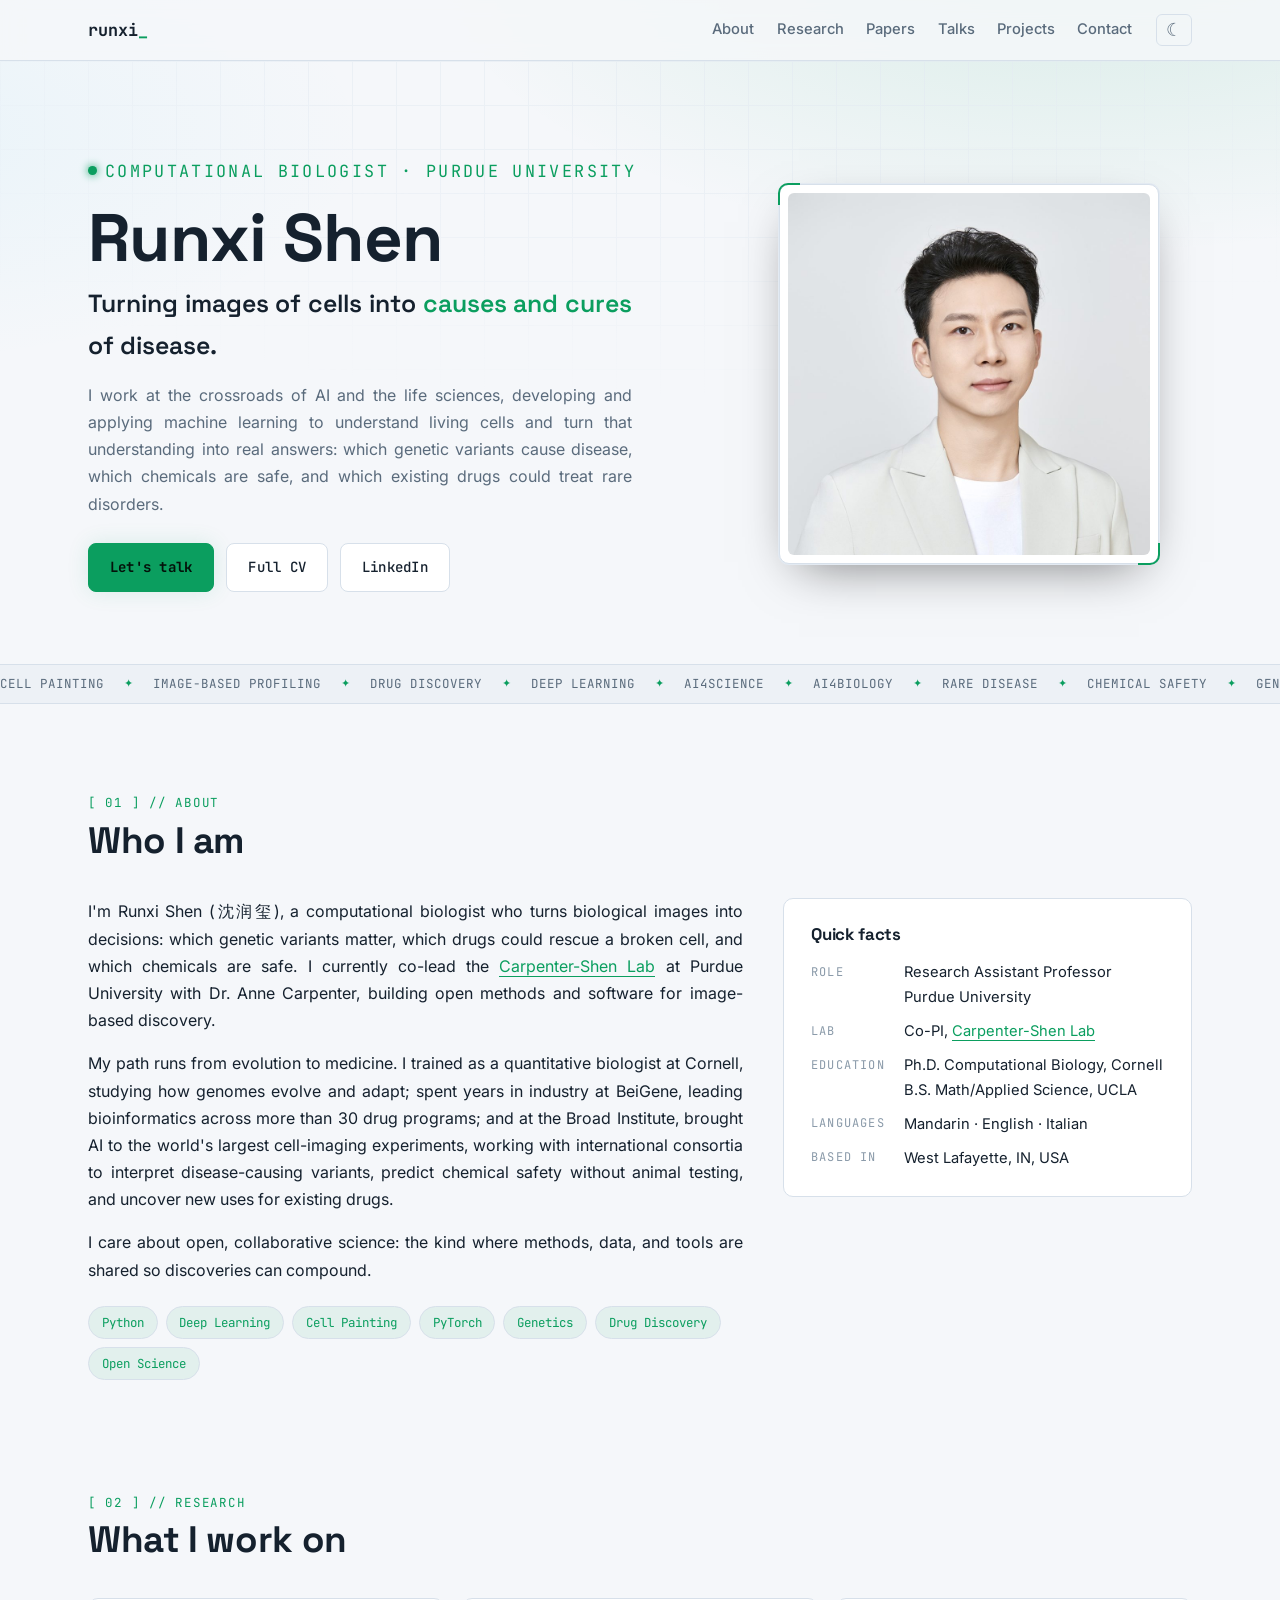
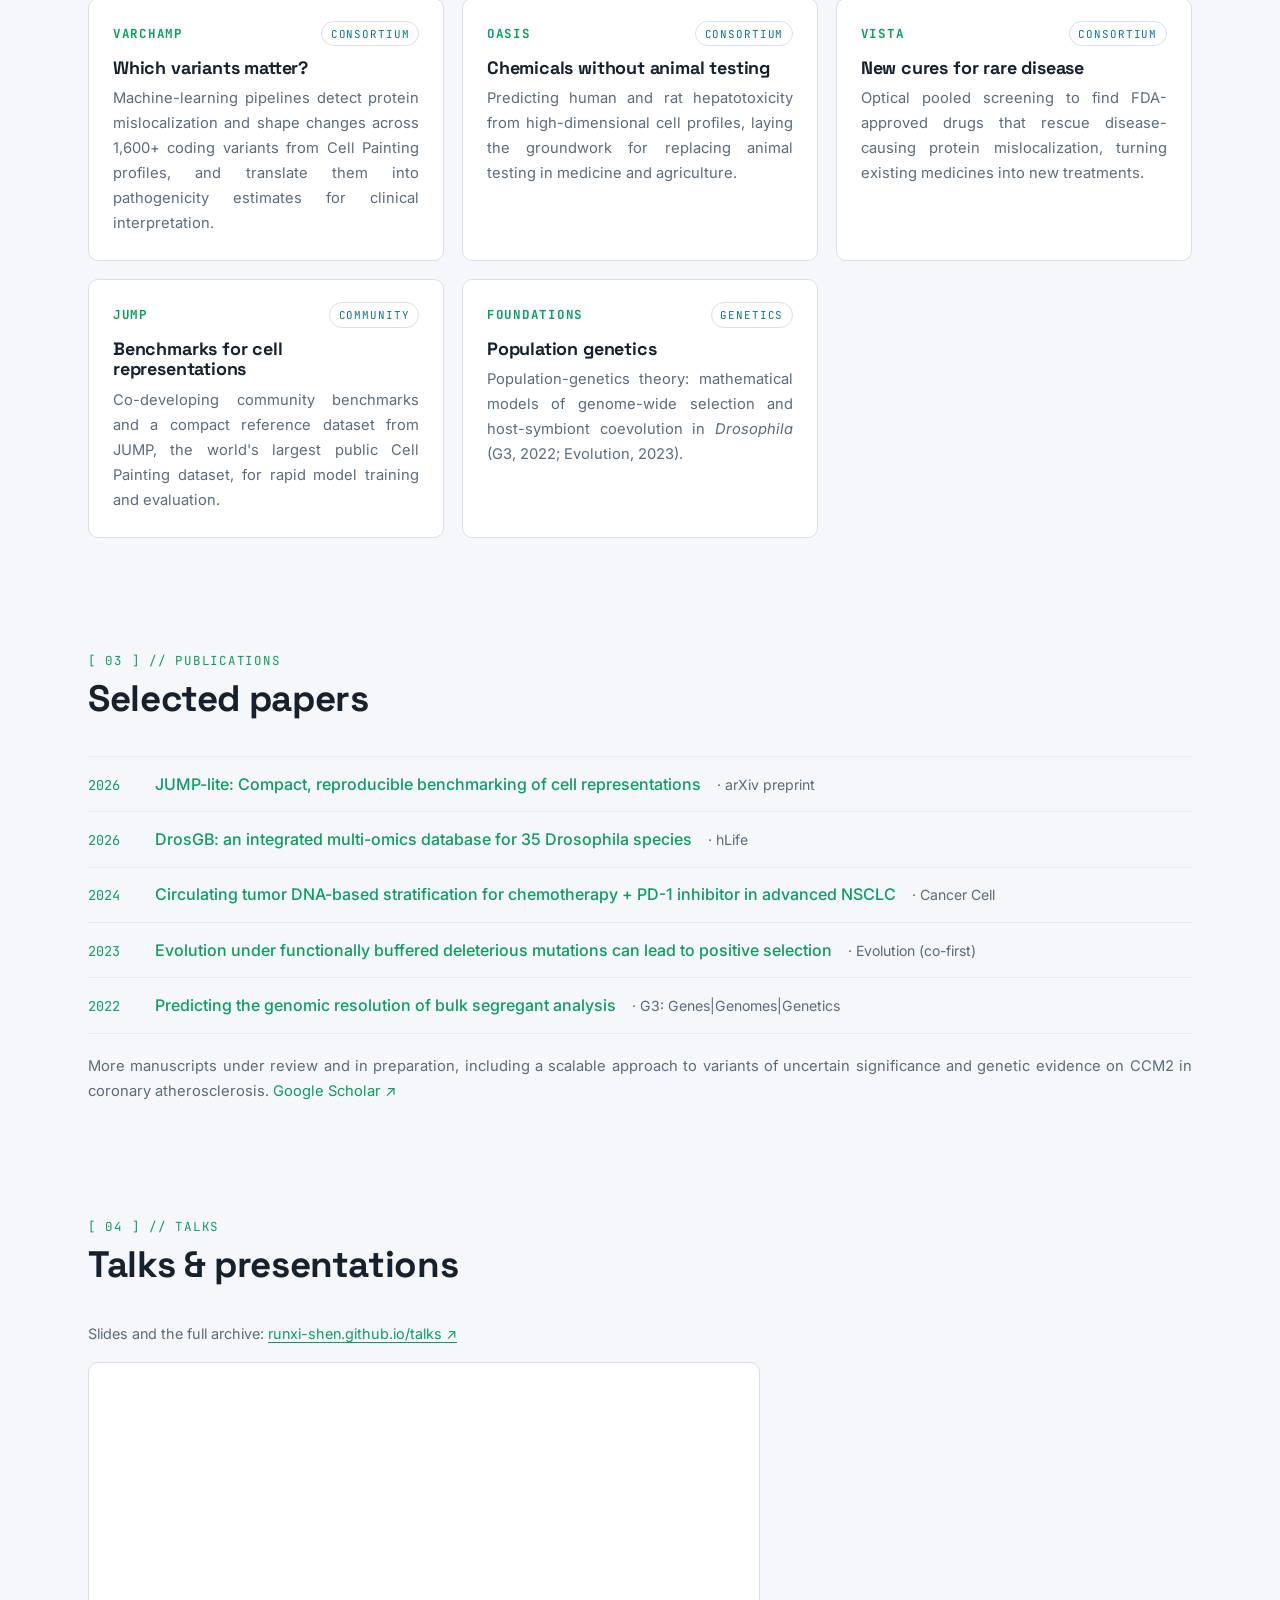
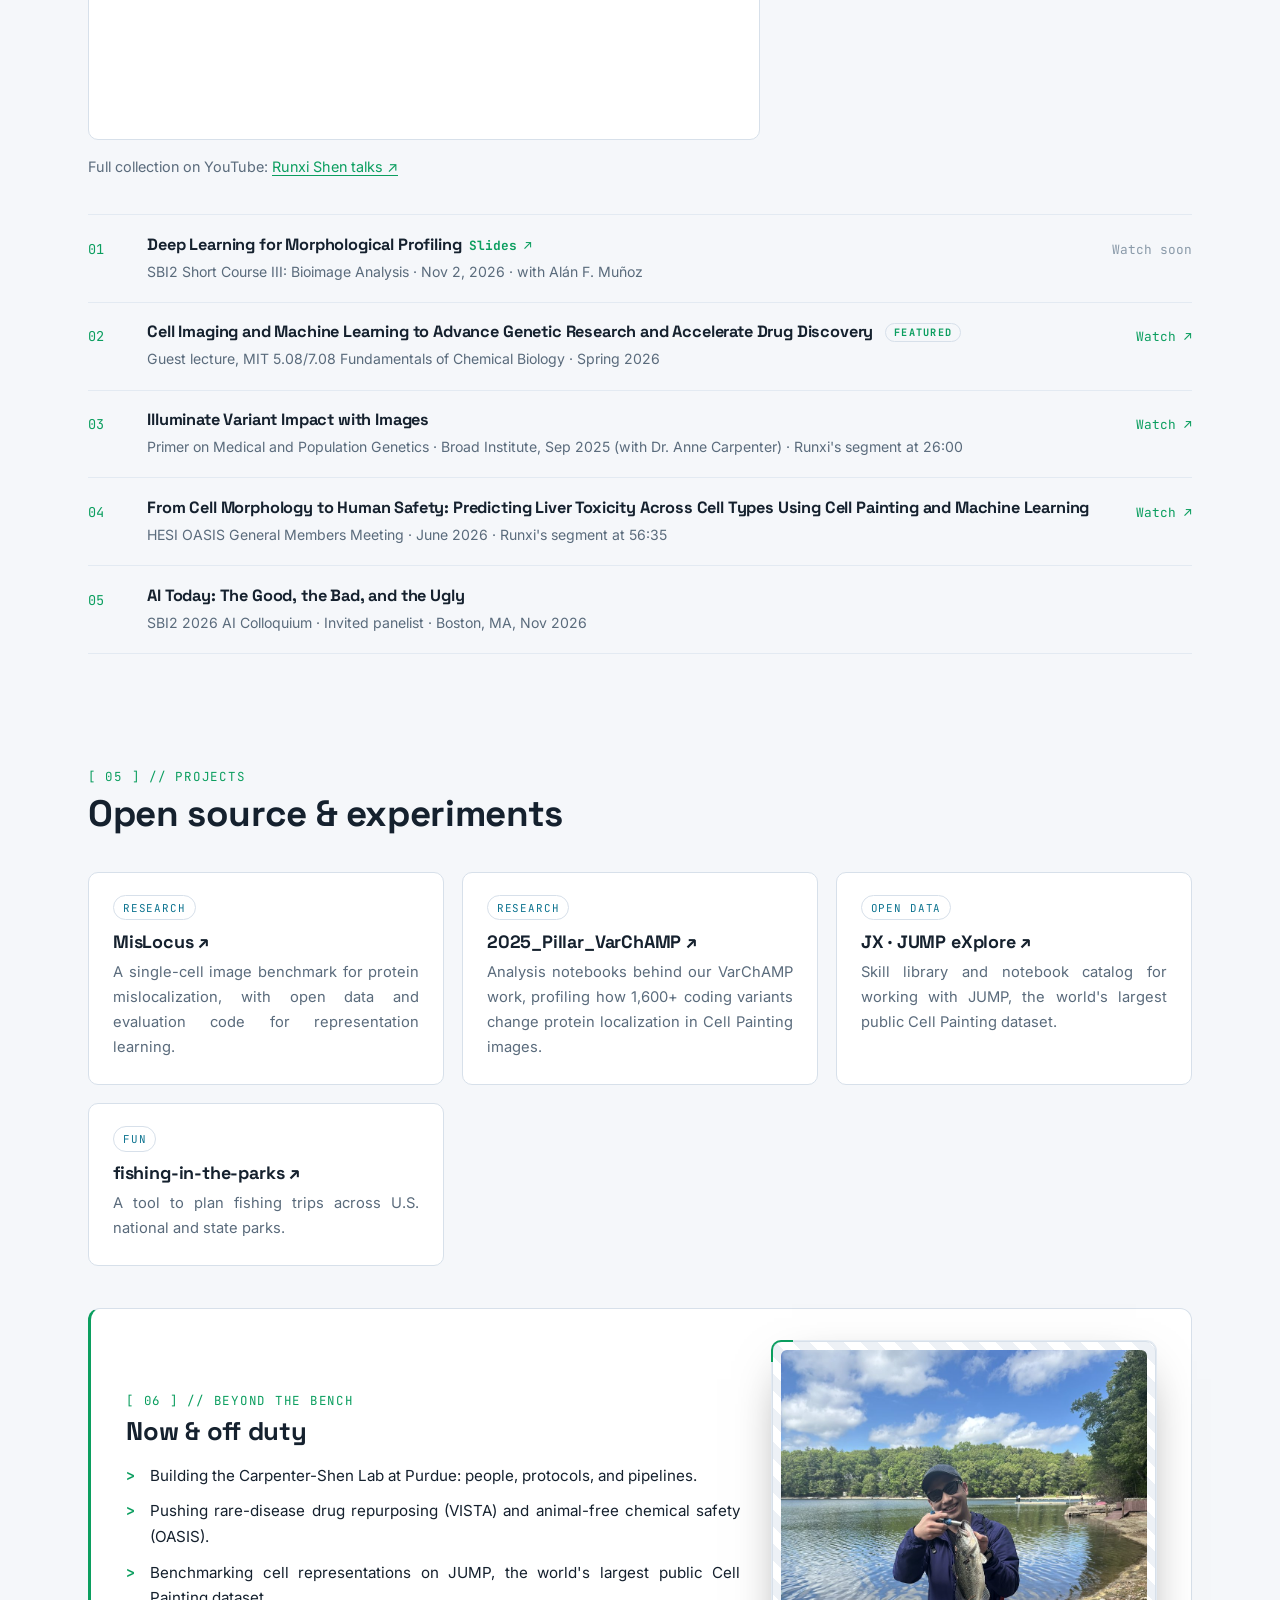
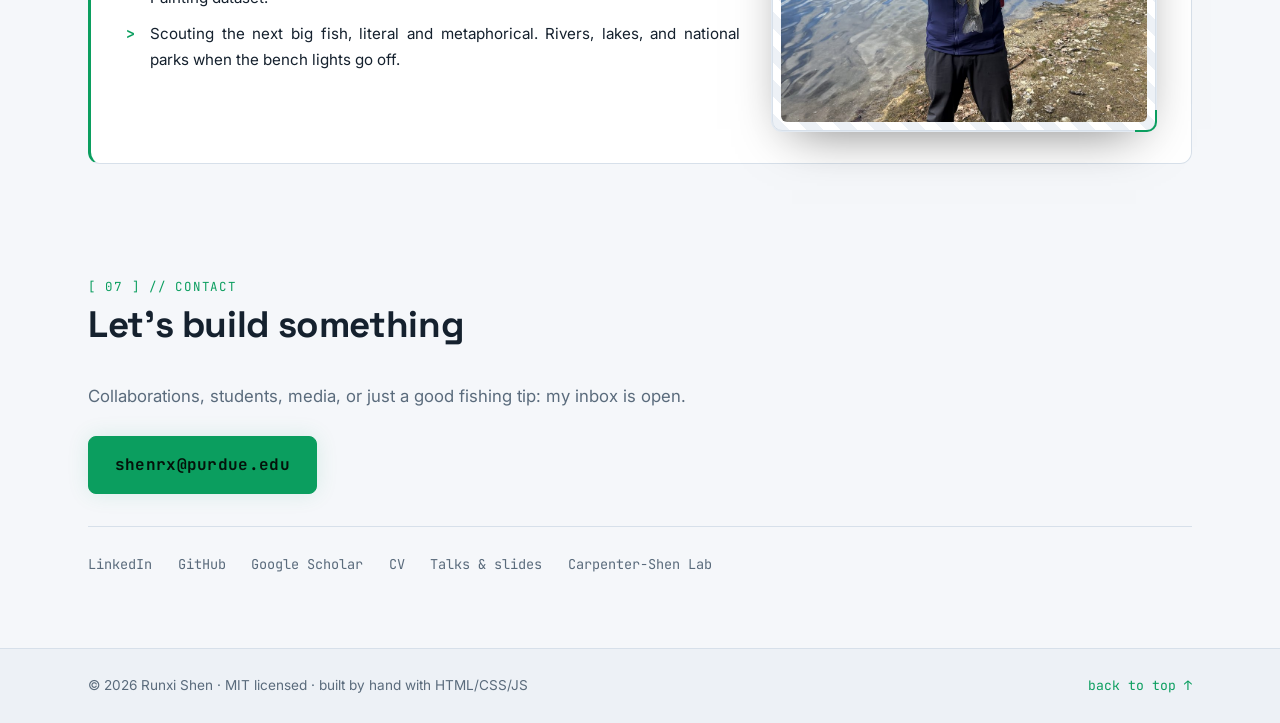
<file: index.html>
<!DOCTYPE html>
<html lang="en" data-theme="light">
<head>
<meta charset="UTF-8">
<meta name="viewport" content="width=device-width, initial-scale=1">
<title>Runxi Shen (沈润玺) | Computational Biologist at Purdue</title>
<meta name="description" content="Runxi Shen (沈润玺), Ph.D., is a computational biologist and Research Assistant Professor at Purdue University, co-leading the Carpenter-Shen Lab in Cell Painting, AI, and drug discovery.">
<meta name="author" content="Runxi Shen">
<link rel="canonical" href="https://runxi-shen.github.io/homepage/">
<meta property="og:type" content="website">
<meta property="og:title" content="Runxi Shen (沈润玺), Computational Biologist">
<meta property="og:description" content="Research Assistant Professor at Purdue · Co-PI, Carpenter-Shen Lab. Using deep learning and Cell Painting to find causes and cures of disease.">
<meta property="og:url" content="https://runxi-shen.github.io/homepage/">
<meta property="og:image" content="https://runxi-shen.github.io/homepage/og-image.png">
<meta property="og:image:alt" content="Runxi Shen, computational biologist and co-PI of the Carpenter-Shen Lab">
<meta property="og:site_name" content="Runxi Shen">
<meta property="og:locale" content="en_US">
<meta name="twitter:card" content="summary_large_image">
<script type="application/ld+json">
{
  "@context": "https://schema.org",
  "@type": "ProfilePage",
  "@id": "https://runxi-shen.github.io/homepage/#profile-page",
  "url": "https://runxi-shen.github.io/homepage/",
  "name": "Runxi Shen (沈润玺) — Computational Biologist",
  "description": "Personal homepage of Runxi Shen, a computational biologist and Research Assistant Professor at Purdue University who co-leads the Carpenter-Shen Lab.",
  "inLanguage": "en",
  "mainEntity": {
    "@type": "Person",
    "@id": "https://runxi-shen.github.io/homepage/#runxi-shen",
    "name": "Runxi Shen",
    "alternateName": ["沈润玺", "Runxi Shen, Ph.D."],
    "url": "https://runxi-shen.github.io/homepage/",
    "image": "https://runxi-shen.github.io/homepage/headshot.jpg",
    "description": "Computational biologist working at the intersection of artificial intelligence, image-based profiling, genetics, and drug discovery.",
    "jobTitle": "Research Assistant Professor",
    "worksFor": {
      "@type": "CollegeOrUniversity",
      "name": "Purdue University",
      "url": "https://www.purdue.edu/"
    },
    "affiliation": {
      "@type": "ResearchOrganization",
      "name": "Carpenter-Shen Lab",
      "url": "https://carpentershenlab.org/"
    },
    "alumniOf": [
      {
        "@type": "CollegeOrUniversity",
        "name": "Cornell University",
        "url": "https://www.cornell.edu/"
      },
      {
        "@type": "CollegeOrUniversity",
        "name": "University of California, Los Angeles",
        "url": "https://www.ucla.edu/"
      }
    ],
    "knowsAbout": [
      "Computational biology",
      "Cell Painting",
      "Image-based profiling",
      "Deep learning",
      "Drug discovery",
      "Population genetics"
    ],
    "sameAs": [
      "https://www.linkedin.com/in/runxi-shen/",
      "https://orcid.org/0000-0002-8883-5496",
      "https://scholar.google.com/citations?user=L9f8qagAAAAJ&hl=en",
      "https://github.com/runxi-shen",
      "https://runxi-shen.github.io/cv/",
      "https://runxi-shen.github.io/talks/",
      "https://carpenter-singh-lab.broadinstitute.org/people/runxi-shen"
    ]
  }
}
</script>
<link rel="icon" href="data:image/svg+xml,<svg xmlns='http://www.w3.org/2000/svg' viewBox='0 0 16 16'><text y='14' font-size='14'>☾</text></svg>">
<link rel="preconnect" href="https://fonts.googleapis.com">
<link rel="preconnect" href="https://fonts.gstatic.com" crossorigin>
<link href="https://fonts.googleapis.com/css2?family=Space+Grotesk:wght@500;600;700&family=Inter:wght@400;500;600;700&family=JetBrains+Mono:wght@400;500;700&display=swap" rel="stylesheet">
<link rel="stylesheet" href="style.css">
<script src="script.js" defer></script>
</head>
<body>

<header class="site-header" id="site-header">
  <div class="header-inner">
    <a class="brand" href="#top">runxi<span class="brand-cursor">_</span></a>
    <nav class="nav" aria-label="main">
      <a href="#about">About</a>
      <a href="#research">Research</a>
      <a href="#publications">Papers</a>
      <a href="#talks">Talks</a>
      <a href="#projects">Projects</a>
      <a href="#contact">Contact</a>
    </nav>
    <button class="theme-toggle" type="button" aria-label="toggle light/dark theme" title="toggle light/dark">☾</button>
  </div>
</header>

<main id="top">

  <!-- ── HERO ─────────────────────────────────────────── -->
  <section class="hero" id="home">
    <div class="hero-grid" aria-hidden="true"></div>
    <div class="hero-inner">
      <div class="hero-text">
        <p class="eyebrow"><span class="status-dot" aria-hidden="true"></span> COMPUTATIONAL BIOLOGIST · PURDUE UNIVERSITY</p>
        <h1>Runxi Shen</h1>
        <p class="hero-tagline">Turning images of cells into <span class="accent">causes and cures</span> of disease.</p>
        <p class="hero-sub">I work at the crossroads of AI and the life sciences, developing and applying machine learning to understand living cells and turn that understanding into real answers: which genetic variants cause disease, which chemicals are safe, and which existing drugs could treat rare disorders.</p>
        <div class="hero-cta">
          <a class="btn btn-primary" href="#contact">Let's talk</a>
          <a class="btn btn-ghost" href="https://runxi-shen.github.io/cv/" target="_blank" rel="noopener">Full CV</a>
          <a class="btn btn-ghost" href="https://www.linkedin.com/in/runxi-shen/" target="_blank" rel="me noopener">LinkedIn</a>
        </div>
      </div>
      <figure class="hero-photo">
        <div class="photo-frame">
          <img src="headshot.jpg" alt="Runxi Shen, computational biologist" width="900" height="900">
        </div>
      </figure>
    </div>
  </section>

  <!-- ── TICKER ───────────────────────────────────────── -->
  <div class="ticker" aria-hidden="true">
    <div class="ticker-track">
      <span>CELL PAINTING</span><i>✦</i><span>IMAGE-BASED PROFILING</span><i>✦</i><span>DRUG DISCOVERY</span><i>✦</i><span>DEEP LEARNING</span><i>✦</i><span>AI4SCIENCE</span><i>✦</i><span>AI4BIOLOGY</span><i>✦</i><span>RARE DISEASE</span><i>✦</i><span>CHEMICAL SAFETY</span><i>✦</i><span>GENETIC VARIANTS</span><i>✦</i><span>OPEN SOURCE</span><i>✦</i><span>POPULATION GENETICS</span><i>✦</i><span>OPEN SCIENCE</span><i>✦</i><span>FISHING</span><i>✦</i>
      <span>CELL PAINTING</span><i>✦</i><span>IMAGE-BASED PROFILING</span><i>✦</i><span>DRUG DISCOVERY</span><i>✦</i><span>DEEP LEARNING</span><i>✦</i><span>AI4SCIENCE</span><i>✦</i><span>AI4BIOLOGY</span><i>✦</i><span>RARE DISEASE</span><i>✦</i><span>CHEMICAL SAFETY</span><i>✦</i><span>GENETIC VARIANTS</span><i>✦</i><span>OPEN SOURCE</span><i>✦</i><span>POPULATION GENETICS</span><i>✦</i><span>OPEN SCIENCE</span><i>✦</i><span>FISHING</span><i>✦</i>
    </div>
  </div>

  <!-- ── ABOUT ────────────────────────────────────────── -->
  <section class="section" id="about">
    <div class="section-head">
      <p class="eyebrow">[ 01 ] // ABOUT</p>
      <h2>Who I am</h2>
    </div>
    <div class="about-grid">
      <div class="about-text">
        <p>I'm Runxi Shen (沈润玺), a computational biologist who turns biological images into decisions: which genetic variants matter, which drugs could rescue a broken cell, and which chemicals are safe. I currently co-lead the <a href="https://carpentershenlab.org/" target="_blank" rel="noopener">Carpenter-Shen Lab</a> at Purdue University with Dr. Anne Carpenter, building open methods and software for image-based discovery.</p>
        <p>My path runs from evolution to medicine. I trained as a quantitative biologist at Cornell, studying how genomes evolve and adapt; spent years in industry at BeiGene, leading bioinformatics across more than 30 drug programs; and at the Broad Institute, brought AI to the world's largest cell-imaging experiments, working with international consortia to interpret disease-causing variants, predict chemical safety without animal testing, and uncover new uses for existing drugs.</p>
        <p>I care about open, collaborative science: the kind where methods, data, and tools are shared so discoveries can compound.</p>
        <div class="chips" aria-label="skills">
          <span>Python</span><span>Deep Learning</span><span>Cell Painting</span><span>PyTorch</span><span>Genetics</span><span>Drug Discovery</span><span>Open Science</span>
        </div>
      </div>
      <aside class="about-facts panel">
        <h3>Quick facts</h3>
        <dl>
          <dt>Role</dt><dd>Research Assistant Professor<br>Purdue University</dd>
          <dt>Lab</dt><dd>Co-PI, <a href="https://carpentershenlab.org" target="_blank" rel="noopener">Carpenter-Shen Lab</a></dd>
          <dt>Education</dt><dd>Ph.D. Computational Biology, Cornell<br>B.S. Math/Applied Science, UCLA</dd>
          <dt>Languages</dt><dd>Mandarin · English · Italian</dd>
          <dt>Based in</dt><dd>West Lafayette, IN, USA</dd>
        </dl>
      </aside>
    </div>
  </section>

  <!-- ── RESEARCH ─────────────────────────────────────── -->
  <section class="section" id="research">
    <div class="section-head">
      <p class="eyebrow">[ 02 ] // RESEARCH</p>
      <h2>What I work on</h2>
    </div>
    <div class="card-grid">
      <article class="card">
        <div class="card-top"><span class="card-tag mono">VARCHAMP</span><span class="card-chip mono">consortium</span></div>
        <h3>Which variants matter?</h3>
        <p>Machine-learning pipelines detect protein mislocalization and shape changes across 1,600+ coding variants from Cell Painting profiles, and translate them into pathogenicity estimates for clinical interpretation.</p>
      </article>
      <article class="card">
        <div class="card-top"><span class="card-tag mono">OASIS</span><span class="card-chip mono">consortium</span></div>
        <h3>Chemicals without animal testing</h3>
        <p>Predicting human and rat hepatotoxicity from high-dimensional cell profiles, laying the groundwork for replacing animal testing in medicine and agriculture.</p>
      </article>
      <article class="card">
        <div class="card-top"><span class="card-tag mono">VISTA</span><span class="card-chip mono">consortium</span></div>
        <h3>New cures for rare disease</h3>
        <p>Optical pooled screening to find FDA-approved drugs that rescue disease-causing protein mislocalization, turning existing medicines into new treatments.</p>
      </article>
      <article class="card">
        <div class="card-top"><span class="card-tag mono">JUMP</span><span class="card-chip mono">community</span></div>
        <h3>Benchmarks for cell representations</h3>
        <p>Co-developing community benchmarks and a compact reference dataset from JUMP, the world's largest public Cell Painting dataset, for rapid model training and evaluation.</p>
      </article>
      <article class="card">
        <div class="card-top"><span class="card-tag mono">FOUNDATIONS</span><span class="card-chip mono">genetics</span></div>
        <h3>Population genetics</h3>
        <p>Population-genetics theory: mathematical models of genome-wide selection and host-symbiont coevolution in <em>Drosophila</em> (G3, 2022; Evolution, 2023).</p>
      </article>
    </div>
  </section>

  <!-- ── PUBLICATIONS ─────────────────────────────────── -->
  <section class="section" id="publications">
    <div class="section-head">
      <p class="eyebrow">[ 03 ] // PUBLICATIONS</p>
      <h2>Selected papers</h2>
    </div>
    <ul class="papers">
      <li>
        <span class="pub-year mono">2026</span>
        <a href="https://arxiv.org/abs/2608.07632" target="_blank" rel="noopener">JUMP-lite: Compact, reproducible benchmarking of cell representations</a>
        <span class="pub-journal">· arXiv preprint</span>
      </li>
      <li>
        <span class="pub-year mono">2026</span>
        <a href="https://www.sciencedirect.com/science/article/pii/S2949928326000143" target="_blank" rel="noopener">DrosGB: an integrated multi-omics database for 35 Drosophila species</a>
        <span class="pub-journal">· hLife</span>
      </li>
      <li>
        <span class="pub-year mono">2024</span>
        <a href="https://www.cell.com/cancer-cell/fulltext/S1535-6108(24)00312-X" target="_blank" rel="noopener">Circulating tumor DNA-based stratification for chemotherapy + PD-1 inhibitor in advanced NSCLC</a>
        <span class="pub-journal">· Cancer Cell</span>
      </li>
      <li>
        <span class="pub-year mono">2023</span>
        <a href="https://pmc.ncbi.nlm.nih.gov/articles/PMC10547125/" target="_blank" rel="noopener">Evolution under functionally buffered deleterious mutations can lead to positive selection</a>
        <span class="pub-journal">· Evolution (co-first)</span>
      </li>
      <li>
        <span class="pub-year mono">2022</span>
        <a href="https://academic.oup.com/g3journal/article/12/3/jkac012/6523970" target="_blank" rel="noopener">Predicting the genomic resolution of bulk segregant analysis</a>
        <span class="pub-journal">· G3: Genes|Genomes|Genetics</span>
      </li>
    </ul>
    <p class="section-note">More manuscripts under review and in preparation, including a scalable approach to variants of uncertain significance and genetic evidence on CCM2 in coronary atherosclerosis.
      <a href="https://scholar.google.com/citations?user=L9f8qagAAAAJ&amp;hl=en" target="_blank" rel="noopener">Google Scholar ↗</a></p>
  </section>

  <!-- ── TALKS ────────────────────────────────────────── -->
  <section class="section" id="talks">
    <div class="section-head">
      <p class="eyebrow">[ 04 ] // TALKS</p>
      <h2>Talks &amp; presentations</h2>
    </div>
    <p class="talks-note talks-archive">Slides and the full archive: <a href="https://runxi-shen.github.io/talks/" target="_blank" rel="noopener">runxi-shen.github.io/talks ↗</a></p>
    <div class="video-wrap">
      <iframe src="https://www.youtube.com/embed/videoseries?list=PLVgoJ4a3o9I-bxmN-erflwbJDtx71iojf" title="Runxi Shen talks playlist" loading="lazy" allow="accelerometer; autoplay; clipboard-write; encrypted-media; gyroscope; picture-in-picture; web-share" referrerpolicy="strict-origin-when-cross-origin" allowfullscreen></iframe>
    </div>
    <p class="talks-note">Full collection on YouTube: <a href="https://www.youtube.com/playlist?list=PLVgoJ4a3o9I-bxmN-erflwbJDtx71iojf" target="_blank" rel="noopener">Runxi Shen talks ↗</a></p>
    <ol class="talks">
      <li>
        <span class="talk-index mono">01</span>
        <div>
          <h3>Deep Learning for Morphological Profiling <a class="talk-slides" href="https://runxi-shen.github.io/talks/SBI2-2026.pdf" target="_blank" rel="noopener">Slides ↗</a></h3>
          <p class="talk-event">SBI2 Short Course III: Bioimage Analysis · Nov 2, 2026 · with Alán F. Muñoz</p>
        </div>
        <span class="talk-link is-placeholder">Watch soon</span>
      </li>
      <li>
        <span class="talk-index mono">02</span>
        <div>
          <h3>Cell Imaging and Machine Learning to Advance Genetic Research and Accelerate Drug Discovery <span class="talk-chip mono">featured</span></h3>
          <p class="talk-event">Guest lecture, MIT 5.08/7.08 Fundamentals of Chemical Biology · Spring 2026</p>
        </div>
        <a class="talk-link" href="https://www.youtube.com/watch?v=wZFXWg_WfkU&amp;list=PLVgoJ4a3o9I-bxmN-erflwbJDtx71iojf" target="_blank" rel="noopener">Watch ↗</a>
      </li>
      <li>
        <span class="talk-index mono">03</span>
        <div>
          <h3>Illuminate Variant Impact with Images</h3>
          <p class="talk-event">Primer on Medical and Population Genetics · Broad Institute, Sep 2025 (with Dr. Anne Carpenter) · Runxi's segment at 26:00</p>
        </div>
        <a class="talk-link" href="https://www.youtube.com/watch?v=l8y00jKXJx4&amp;list=PLVgoJ4a3o9I-bxmN-erflwbJDtx71iojf&amp;t=26m00s" target="_blank" rel="noopener">Watch ↗</a>
      </li>
      <li>
        <span class="talk-index mono">04</span>
        <div>
          <h3>From Cell Morphology to Human Safety: Predicting Liver Toxicity Across Cell Types Using Cell Painting and Machine Learning</h3>
          <p class="talk-event">HESI OASIS General Members Meeting · June 2026 · Runxi's segment at 56:35</p>
        </div>
        <a class="talk-link" href="https://www.youtube.com/watch?v=ShVcxNujQEU&amp;list=PLVgoJ4a3o9I-bxmN-erflwbJDtx71iojf&amp;t=56m35s" target="_blank" rel="noopener">Watch ↗</a>
      </li>
      <li>
        <span class="talk-index mono">05</span>
        <div>
          <h3>AI Today: The Good, the Bad, and the Ugly</h3>
          <p class="talk-event">SBI2 2026 AI Colloquium · Invited panelist · Boston, MA, Nov 2026</p>
        </div>
      </li>
    </ol>
  </section>

  <!-- ── PROJECTS ─────────────────────────────────────── -->
  <section class="section" id="projects">
    <div class="section-head">
      <p class="eyebrow">[ 05 ] // PROJECTS</p>
      <h2>Open source &amp; experiments</h2>
    </div>
    <div class="card-grid">
      <article class="card">
        <div class="card-top"><span class="card-chip mono">research</span></div>
        <h3><a href="https://github.com/runxi-shen/MisLocus" target="_blank" rel="noopener">MisLocus ↗</a></h3>
        <p>A single-cell image benchmark for protein mislocalization, with open data and evaluation code for representation learning.</p>
      </article>
      <article class="card">
        <div class="card-top"><span class="card-chip mono">research</span></div>
        <h3><a href="https://github.com/runxi-shen/2025_Pillar_VarChAMP" target="_blank" rel="noopener">2025_Pillar_VarChAMP ↗</a></h3>
        <p>Analysis notebooks behind our VarChAMP work, profiling how 1,600+ coding variants change protein localization in Cell Painting images.</p>
      </article>
      <article class="card">
        <div class="card-top"><span class="card-chip mono">open data</span></div>
        <h3><a href="https://github.com/runxi-shen/jx" target="_blank" rel="noopener">JX · JUMP eXplore ↗</a></h3>
        <p>Skill library and notebook catalog for working with JUMP, the world's largest public Cell Painting dataset.</p>
      </article>
      <article class="card">
        <div class="card-top"><span class="card-chip mono">fun</span></div>
        <h3><a href="https://github.com/runxi-shen/fishing-in-the-parks" target="_blank" rel="noopener">fishing-in-the-parks ↗</a></h3>
        <p>A tool to plan fishing trips across U.S. national and state parks.</p>
      </article>
    </div>

    <!-- beyond the bench -->
    <div class="beyond panel">
      <div class="beyond-text">
        <p class="eyebrow">[ 06 ] // BEYOND THE BENCH</p>
        <h2>Now &amp; off duty</h2>
        <ul class="now-list">
          <li>Building the Carpenter-Shen Lab at Purdue: people, protocols, and pipelines.</li>
          <li>Pushing rare-disease drug repurposing (VISTA) and animal-free chemical safety (OASIS).</li>
          <li>Benchmarking cell representations on JUMP, the world's largest public Cell Painting dataset.</li>
          <li>Scouting the next big fish, literal and metaphorical. Rivers, lakes, and national parks when the bench lights go off.</li>
        </ul>
      </div>
      <div class="beyond-photo photo-frame">
        <img src="fishing.jpg" alt="Runxi Shen fishing by the water">
      </div>
    </div>
  </section>

  <!-- ── CONTACT ──────────────────────────────────────── -->
  <section class="section contact" id="contact">
    <div class="section-head">
      <p class="eyebrow">[ 07 ] // CONTACT</p>
      <h2>Let's build something</h2>
    </div>
    <p class="contact-lead">Collaborations, students, media, or just a good fishing tip: my inbox is open.</p>
    <div class="contact-actions">
      <a class="btn btn-primary btn-lg" href="mailto:shenrx@purdue.edu">shenrx@purdue.edu</a>
    </div>
    <div class="contact-links">
      <a href="https://www.linkedin.com/in/runxi-shen/" target="_blank" rel="noopener">LinkedIn</a>
      <a href="https://github.com/runxi-shen" target="_blank" rel="noopener">GitHub</a>
      <a href="https://scholar.google.com/citations?user=L9f8qagAAAAJ&amp;hl=en" target="_blank" rel="noopener">Google Scholar</a>
      <a href="https://runxi-shen.github.io/cv/" target="_blank" rel="noopener">CV</a>
      <a href="https://runxi-shen.github.io/talks/" target="_blank" rel="noopener">Talks &amp; slides</a>
      <a href="https://carpentershenlab.org" target="_blank" rel="noopener">Carpenter-Shen Lab</a>
    </div>
  </section>

</main>

<footer class="site-footer">
  <div class="footer-inner">
    <p>© 2026 Runxi Shen · MIT licensed · built by hand with HTML/CSS/JS</p>
    <a class="to-top" href="#top">back to top ↑</a>
  </div>
</footer>

</body>
</html>
</file>
<file: style.css>
/* ─────────────────────────────────────────────────────────
   runxi — personal homepage
   Cyber-inspired but built for the general public:
   dark neon atmosphere, conventional layout, readable type.
   ───────────────────────────────────────────────────────── */

/* ── themes ── */
[data-theme="dark"] {
  --bg: #070B0F;
  --bg-2: #0B1219;
  --panel: #0E161F;
  --panel-2: #101A25;
  --line: #1D2B3A;
  --line-soft: #16222F;
  --ink: #E8EFF6;
  --muted: #8FA3B4;
  --faint: #5C7082;
  --accent: #00E57A;
  --accent-ink: #00C96C;
  --accent-2: #4CC9F0;
  --glow: rgba(0, 229, 122, 0.16);
  --header-bg: rgba(7, 11, 15, 0.82);
  --chip-bg: rgba(0, 229, 122, 0.08);
}

[data-theme="light"] {
  --bg: #F5F7FA;
  --bg-2: #EDF1F6;
  --panel: #FFFFFF;
  --panel-2: #F8FAFC;
  --line: #D7E0EA;
  --line-soft: #E3EAF2;
  --ink: #15212E;
  --muted: #5A6B7C;
  --faint: #8A9AA9;
  --accent: #0B9E5F;
  --accent-ink: #087C4B;
  --accent-2: #0E7490;
  --glow: rgba(11, 158, 95, 0.12);
  --header-bg: rgba(245, 247, 250, 0.85);
  --chip-bg: rgba(11, 158, 95, 0.08);
}

/* ── base ── */
*, *::before, *::after { margin: 0; padding: 0; box-sizing: border-box; }

html { scroll-behavior: smooth; scroll-padding-top: 4.5rem; }

@media (prefers-reduced-motion: reduce) {
  html { scroll-behavior: auto; }
  *, *::before, *::after { animation: none !important; transition: none !important; }
}

body {
  font-family: 'Inter', -apple-system, BlinkMacSystemFont, 'Segoe UI', sans-serif;
  font-size: 1rem;
  line-height: 1.7;
  color: var(--ink);
  background-color: var(--bg);
  background-image:
    radial-gradient(1100px 500px at 85% -5%, var(--glow), transparent 60%),
    radial-gradient(900px 420px at -10% 15%, rgba(76, 201, 240, 0.07), transparent 55%);
  background-attachment: fixed;
  -webkit-font-smoothing: antialiased;
  text-rendering: optimizeLegibility;
}

::selection { background: var(--accent); color: #04120A; }

.mono { font-family: 'JetBrains Mono', ui-monospace, Menlo, Consolas, monospace; }
.muted { color: var(--muted); }

a { color: var(--accent); text-decoration: none; }
a:hover { color: var(--accent-ink); }

h1, h2, h3 { font-family: 'Space Grotesk', 'Inter', sans-serif; line-height: 1.15; letter-spacing: -0.01em; }

:focus-visible { outline: 2px solid var(--accent); outline-offset: 2px; }

/* ── justified body text (aligned on both sides) ── */
.hero-tagline,
.hero-sub,
.about-text p,
.card p,
.section-note,
.now-list li,
.contact-lead {
  text-align: justify;
  text-justify: inter-word;
}

/* ── header ── */
.site-header {
  position: sticky;
  top: 0;
  z-index: 50;
  background: var(--header-bg);
  -webkit-backdrop-filter: blur(10px);
  backdrop-filter: blur(10px);
  border-bottom: 1px solid var(--line);
}
.header-inner {
  max-width: 72rem;
  margin: 0 auto;
  padding: 0.85rem 1.5rem;
  display: flex;
  align-items: center;
  gap: 1.5rem;
}
.brand {
  font-family: 'JetBrains Mono', monospace;
  font-weight: 700;
  font-size: 1.05rem;
  color: var(--ink);
  white-space: nowrap;
}
.brand:hover { color: var(--accent); }
.brand-cursor {
  color: var(--accent);
  animation: blink 1.2s steps(1) infinite;
}
@keyframes blink { 50% { opacity: 0; } }

.nav { display: flex; gap: 1.4rem; margin-left: auto; }
.nav a {
  color: var(--muted);
  font-size: 0.92rem;
  font-weight: 500;
  position: relative;
  padding: 0.2rem 0;
}
.nav a::after {
  content: "";
  position: absolute;
  left: 0; bottom: -2px;
  width: 100%; height: 2px;
  background: var(--accent);
  transform: scaleX(0);
  transform-origin: left;
  transition: transform 160ms ease;
}
.nav a:hover { color: var(--ink); }
.nav a:hover::after { transform: scaleX(1); }

.theme-toggle {
  font-family: inherit;
  font-size: 1.1rem;
  line-height: 1;
  color: var(--muted);
  background: transparent;
  border: 1px solid var(--line);
  border-radius: 6px;
  padding: 0.4rem 0.55rem;
  cursor: pointer;
  transition: color 120ms, border-color 120ms;
}
.theme-toggle:hover { color: var(--accent); border-color: var(--accent); }

/* ── shared ── */
.eyebrow {
  font-family: 'JetBrains Mono', monospace;
  font-size: 0.78rem;
  letter-spacing: 0.14em;
  color: var(--accent);
  text-transform: uppercase;
  display: flex;
  align-items: center;
  gap: 0.5rem;
}
.status-dot {
  width: 0.5rem; height: 0.5rem;
  border-radius: 50%;
  background: var(--accent);
  box-shadow: 0 0 8px var(--accent);
  animation: pulse 2.2s ease-in-out infinite;
}
@keyframes pulse { 50% { opacity: 0.35; } }

.section {
  max-width: 72rem;
  margin: 0 auto;
  padding: 5.5rem 1.5rem 1.5rem;
}
.section-head { margin-bottom: 2.25rem; }
.section-head h2 { font-size: clamp(1.7rem, 3.4vw, 2.3rem); margin-top: 0.4rem; }
.section-note { color: var(--muted); font-size: 0.92rem; margin-top: 1.25rem; }
.section-note code { font-family: 'JetBrains Mono', monospace; font-size: 0.85em; color: var(--accent); }

.panel {
  background: var(--panel);
  border: 1px solid var(--line);
  border-radius: 10px;
}

/* ── hero ── */
.hero { position: relative; overflow: hidden; }
.hero-grid {
  position: absolute;
  inset: 0;
  pointer-events: none;
  background-image:
    linear-gradient(var(--line-soft) 1px, transparent 1px),
    linear-gradient(90deg, var(--line-soft) 1px, transparent 1px);
  background-size: 44px 44px;
  -webkit-mask-image: radial-gradient(ellipse 90% 75% at 50% 0%, #000 30%, transparent 75%);
  mask-image: radial-gradient(ellipse 90% 75% at 50% 0%, #000 30%, transparent 75%);
  opacity: 0.5;
}
.hero-inner {
  position: relative;
  max-width: 72rem;
  margin: 0 auto;
  padding: 6rem 1.5rem 4.5rem;
  display: grid;
  grid-template-columns: 1.15fr 0.85fr;
  gap: 3.5rem;
  align-items: center;
}
.hero-text h1 {
  font-size: clamp(2.6rem, 6vw, 4.2rem);
  font-weight: 700;
  margin: 0.9rem 0 0.4rem;
}
.hero-tagline {
  font-size: clamp(1.15rem, 2.4vw, 1.55rem);
  font-weight: 600;
  color: var(--ink);
  font-family: 'Space Grotesk', sans-serif;
  max-width: 34rem;
}
.accent { color: var(--accent); }
.hero-sub { color: var(--muted); margin-top: 0.9rem; max-width: 34rem; }
.hero-cta { display: flex; flex-wrap: wrap; gap: 0.75rem; margin-top: 1.6rem; }

.btn {
  font-family: 'JetBrains Mono', monospace;
  font-size: 0.88rem;
  font-weight: 500;
  letter-spacing: 0.02em;
  padding: 0.7rem 1.3rem;
  border-radius: 8px;
  border: 1px solid var(--line);
  color: var(--ink);
  background: var(--panel);
  transition: border-color 150ms, box-shadow 150ms, transform 150ms, background 150ms;
  display: inline-block;
}
.btn:hover { border-color: var(--accent); transform: translateY(-1px); }
.btn-primary {
  background: var(--accent);
  border-color: var(--accent);
  color: #04120A;
  font-weight: 700;
  box-shadow: 0 0 22px var(--glow);
}
.btn-primary:hover { background: var(--accent-ink); border-color: var(--accent-ink); color: #04120A; box-shadow: 0 0 30px var(--glow); }
.btn-lg { font-size: 1rem; padding: 0.9rem 1.6rem; }

/* hero eyebrow (larger than section eyebrows) */
.hero .eyebrow { font-size: 1.05rem; letter-spacing: 0.14em; }
.hero .status-dot { width: 0.55rem; height: 0.55rem; }

/* hero photo */
.hero-photo { justify-self: center; width: 100%; max-width: 380px; }
.photo-frame {
  position: relative;
  border: 1px solid var(--line);
  border-radius: 10px;
  padding: 8px;
  background: var(--panel);
  box-shadow: 0 0 0 1px var(--line-soft), 0 18px 50px -20px rgba(0, 0, 0, 0.55);
  transition: box-shadow 200ms;
}
.photo-frame::before, .photo-frame::after {
  content: "";
  position: absolute;
  width: 22px; height: 22px;
  border: 2px solid var(--accent);
  pointer-events: none;
}
.photo-frame::before { top: -2px; left: -2px; border-right: none; border-bottom: none; border-top-left-radius: 10px; }
.photo-frame::after { bottom: -2px; right: -2px; border-left: none; border-top: none; border-bottom-right-radius: 10px; }
.photo-frame img {
  display: block;
  width: 100%;
  height: auto;
  border-radius: 6px;
  filter: saturate(0.92) contrast(1.02);
}

/* ── ticker ── */
.ticker {
  border-top: 1px solid var(--line);
  border-bottom: 1px solid var(--line);
  background: var(--bg-2);
  overflow: hidden;
  padding: 0.55rem 0;
}
.ticker-track {
  display: flex;
  align-items: center;
  white-space: nowrap;
  width: max-content;
  animation: ticker 38s linear infinite;
  will-change: transform;
}
.ticker:hover .ticker-track { animation-play-state: paused; }
.ticker-track span {
  font-family: 'JetBrains Mono', monospace;
  font-size: 0.78rem;
  letter-spacing: 0.08em;
  color: var(--muted);
  white-space: nowrap;
}
.ticker-track i {
  font-style: normal;
  color: var(--accent);
  font-size: 0.7rem;
  margin: 0 1.25rem;
}
@keyframes ticker { to { transform: translateX(-50%); } }

/* ── about ── */
.about-grid {
  display: grid;
  grid-template-columns: 1.6fr 1fr;
  gap: 2.5rem;
  align-items: start;
}
.about-text p { margin-bottom: 1rem; color: var(--ink); }
.about-text a { border-bottom: 1px solid var(--accent); }
.about-text a:hover { border-bottom-color: transparent; }

.chips { display: flex; flex-wrap: wrap; gap: 0.5rem; margin-top: 1.4rem; }
.chips span {
  font-family: 'JetBrains Mono', monospace;
  font-size: 0.78rem;
  color: var(--accent);
  background: var(--chip-bg);
  border: 1px solid var(--line);
  border-radius: 999px;
  padding: 0.3rem 0.8rem;
}

.about-facts { padding: 1.6rem 1.7rem; }
.about-facts h3 { font-size: 1.05rem; margin-bottom: 1rem; }
.about-facts dl { display: grid; grid-template-columns: auto 1fr; gap: 0.55rem 1.2rem; }
.about-facts dt { font-family: 'JetBrains Mono', monospace; font-size: 0.75rem; letter-spacing: 0.1em; text-transform: uppercase; color: var(--faint); padding-top: 0.1rem; }
.about-facts dd { font-size: 0.92rem; }
.about-facts dd a { border-bottom: 1px solid var(--accent); }

/* ── cards ── */
.card-grid {
  display: grid;
  grid-template-columns: repeat(auto-fit, minmax(290px, 1fr));
  gap: 1.1rem;
}
.card {
  background: var(--panel);
  border: 1px solid var(--line);
  border-radius: 10px;
  padding: 1.4rem 1.5rem 1.5rem;
  position: relative;
  transition: border-color 160ms, transform 160ms, box-shadow 160ms;
}
.card:hover {
  border-color: var(--accent);
  transform: translateY(-3px);
  box-shadow: 0 12px 32px -14px var(--glow);
}
.card-top { display: flex; align-items: center; justify-content: space-between; margin-bottom: 0.7rem; gap: 0.6rem; flex-wrap: wrap; }
.card-tag { font-size: 0.78rem; font-weight: 700; letter-spacing: 0.14em; color: var(--accent); }
.card-chip {
  font-size: 0.68rem;
  letter-spacing: 0.08em;
  text-transform: uppercase;
  color: var(--accent-2);
  border: 1px solid var(--line);
  border-radius: 999px;
  padding: 0.15rem 0.55rem;
}
.card h3 { font-size: 1.12rem; margin-bottom: 0.5rem; }
.card h3 a { color: var(--ink); border-bottom: 1px solid transparent; }
.card h3 a:hover { color: var(--accent); border-bottom-color: var(--accent); }
.card p { color: var(--muted); font-size: 0.92rem; }

/* ── publications ── */
.papers { list-style: none; }
.papers li {
  display: flex;
  align-items: baseline;
  gap: 1rem;
  padding: 0.85rem 0;
  border-bottom: 1px solid var(--line-soft);
  flex-wrap: wrap;
}
.papers li:first-child { border-top: 1px solid var(--line-soft); }
.pub-year { color: var(--accent); font-size: 0.85rem; min-width: 3.2rem; }
.papers a { font-weight: 500; }
.papers a:hover { border-bottom: 1px solid var(--accent); }
.pub-journal { color: var(--muted); font-size: 0.88rem; }

/* ── talks ── */
.video-wrap {
  position: relative;
  width: 100%;
  max-width: 42rem;
  aspect-ratio: 16 / 9;
}
.video-wrap iframe {
  position: absolute;
  inset: 0;
  width: 100%;
  height: 100%;
  border: 1px solid var(--line);
  border-radius: 10px;
  background: var(--panel);
}
.talks-note { color: var(--muted); font-size: 0.9rem; margin: 0.9rem 0 2.2rem; }
.talks-archive { margin: 0 0 1rem; }
.talk-link.is-placeholder { color: var(--faint); cursor: default; }
.talk-link.is-placeholder:hover { color: var(--faint); border-bottom: 0; }
.talk-slides {
  font-family: 'JetBrains Mono', monospace;
  font-size: 0.8rem;
  white-space: nowrap;
  margin-left: 0.25rem;
}
.talk-slides:hover { color: var(--accent-ink); border-bottom: 1px solid var(--accent); }
.talks-note a { border-bottom: 1px solid var(--accent); }
.talks { list-style: none; }
.talks li {
  display: flex;
  gap: 1.1rem;
  align-items: flex-start;
  padding: 1.15rem 0;
  border-bottom: 1px solid var(--line-soft);
}
.talks li:first-child { border-top: 1px solid var(--line-soft); }
.talk-index { flex: 0 0 2.6rem; color: var(--accent); font-size: 0.85rem; padding-top: 0.25rem; }
.talks li > div { flex: 1; min-width: 0; }
.talks h3 { font-size: 1.02rem; line-height: 1.3; margin-bottom: 0.3rem; }
.talk-chip {
  display: inline-block;
  font-size: 0.64rem;
  letter-spacing: 0.12em;
  text-transform: uppercase;
  color: var(--accent);
  border: 1px solid var(--line);
  border-radius: 999px;
  padding: 0.12rem 0.5rem;
  margin-left: 0.5rem;
  vertical-align: 0.15em;
}
.talk-event { color: var(--muted); font-size: 0.88rem; }
.talk-link {
  flex: 0 0 auto;
  font-family: 'JetBrains Mono', monospace;
  font-size: 0.8rem;
  color: var(--accent);
  white-space: nowrap;
  padding-top: 0.3rem;
}
.talk-link:hover { color: var(--accent-ink); border-bottom: 1px solid var(--accent); }

/* ── beyond the bench ── */
.beyond {
  margin-top: 2.6rem;
  padding: 2rem 2.2rem;
  display: grid;
  grid-template-columns: 1.6fr 1fr;
  gap: 2rem;
  align-items: center;
  border-radius: 12px;
  border-left: 3px solid var(--accent);
}
.beyond h2 { font-size: 1.6rem; margin: 0.4rem 0 1rem; }
.now-list { list-style: none; }
.now-list li {
  padding-left: 1.5rem;
  position: relative;
  margin: 0.6rem 0;
  color: var(--ink);
  font-size: 0.95rem;
}
.now-list li::before {
  content: ">";
  position: absolute;
  left: 0;
  color: var(--accent);
  font-family: 'JetBrains Mono', monospace;
  font-weight: 700;
}
.beyond-photo {
  min-height: 200px;
  background:
    repeating-linear-gradient(45deg, var(--bg-2) 0 12px, transparent 12px 24px);
  display: flex;
  align-items: center;
  justify-content: center;
}
.beyond-photo img { width: 100%; border-radius: 6px; }

/* ── contact ── */
.contact { padding-bottom: 4.5rem; }
.contact-lead { color: var(--muted); font-size: 1.05rem; margin: 0.4rem 0 1.6rem; }
.contact-actions { margin-bottom: 2rem; }
.contact-links {
  display: flex;
  flex-wrap: wrap;
  gap: 0.5rem 1.6rem;
  border-top: 1px solid var(--line);
  padding-top: 1.6rem;
}
.contact-links a {
  color: var(--muted);
  font-family: 'JetBrains Mono', monospace;
  font-size: 0.85rem;
}
.contact-links a:hover { color: var(--accent); }

/* ── footer ── */
.site-footer { border-top: 1px solid var(--line); background: var(--bg-2); }
.footer-inner {
  max-width: 72rem;
  margin: 0 auto;
  padding: 1.6rem 1.5rem;
  display: flex;
  justify-content: space-between;
  align-items: center;
  flex-wrap: wrap;
  gap: 0.8rem;
  color: var(--muted);
  font-size: 0.85rem;
}
.to-top { color: var(--accent); font-family: 'JetBrains Mono', monospace; font-size: 0.82rem; }

/* ── reveal on scroll ── */
.reveal { opacity: 0; transform: translateY(14px); transition: opacity 500ms ease, transform 500ms ease; }
.reveal.visible { opacity: 1; transform: none; }

/* ── responsive ── */
@media (max-width: 64rem) {
  .hero-inner { grid-template-columns: 1fr; gap: 2.5rem; padding-top: 4.5rem; }
  .hero-photo { max-width: 300px; justify-self: start; }
  .about-grid { grid-template-columns: 1fr; }
  .beyond { grid-template-columns: 1fr; }
}

@media (max-width: 44rem) {
  .header-inner { padding: 0.7rem 1rem; gap: 0.8rem; flex-wrap: wrap; }
  .nav { order: 3; width: 100%; overflow-x: auto; gap: 1.1rem; padding-bottom: 0.3rem; }
  .nav a { white-space: nowrap; font-size: 0.88rem; }
  .theme-toggle { margin-left: auto; }
  .section { padding-top: 4rem; }
  .hero .eyebrow { font-size: 0.92rem; }
  .talks li { flex-wrap: wrap; }
  .talk-index { flex-basis: 2.2rem; }
  .talk-link { margin-left: 3.3rem; }
}
</file>
